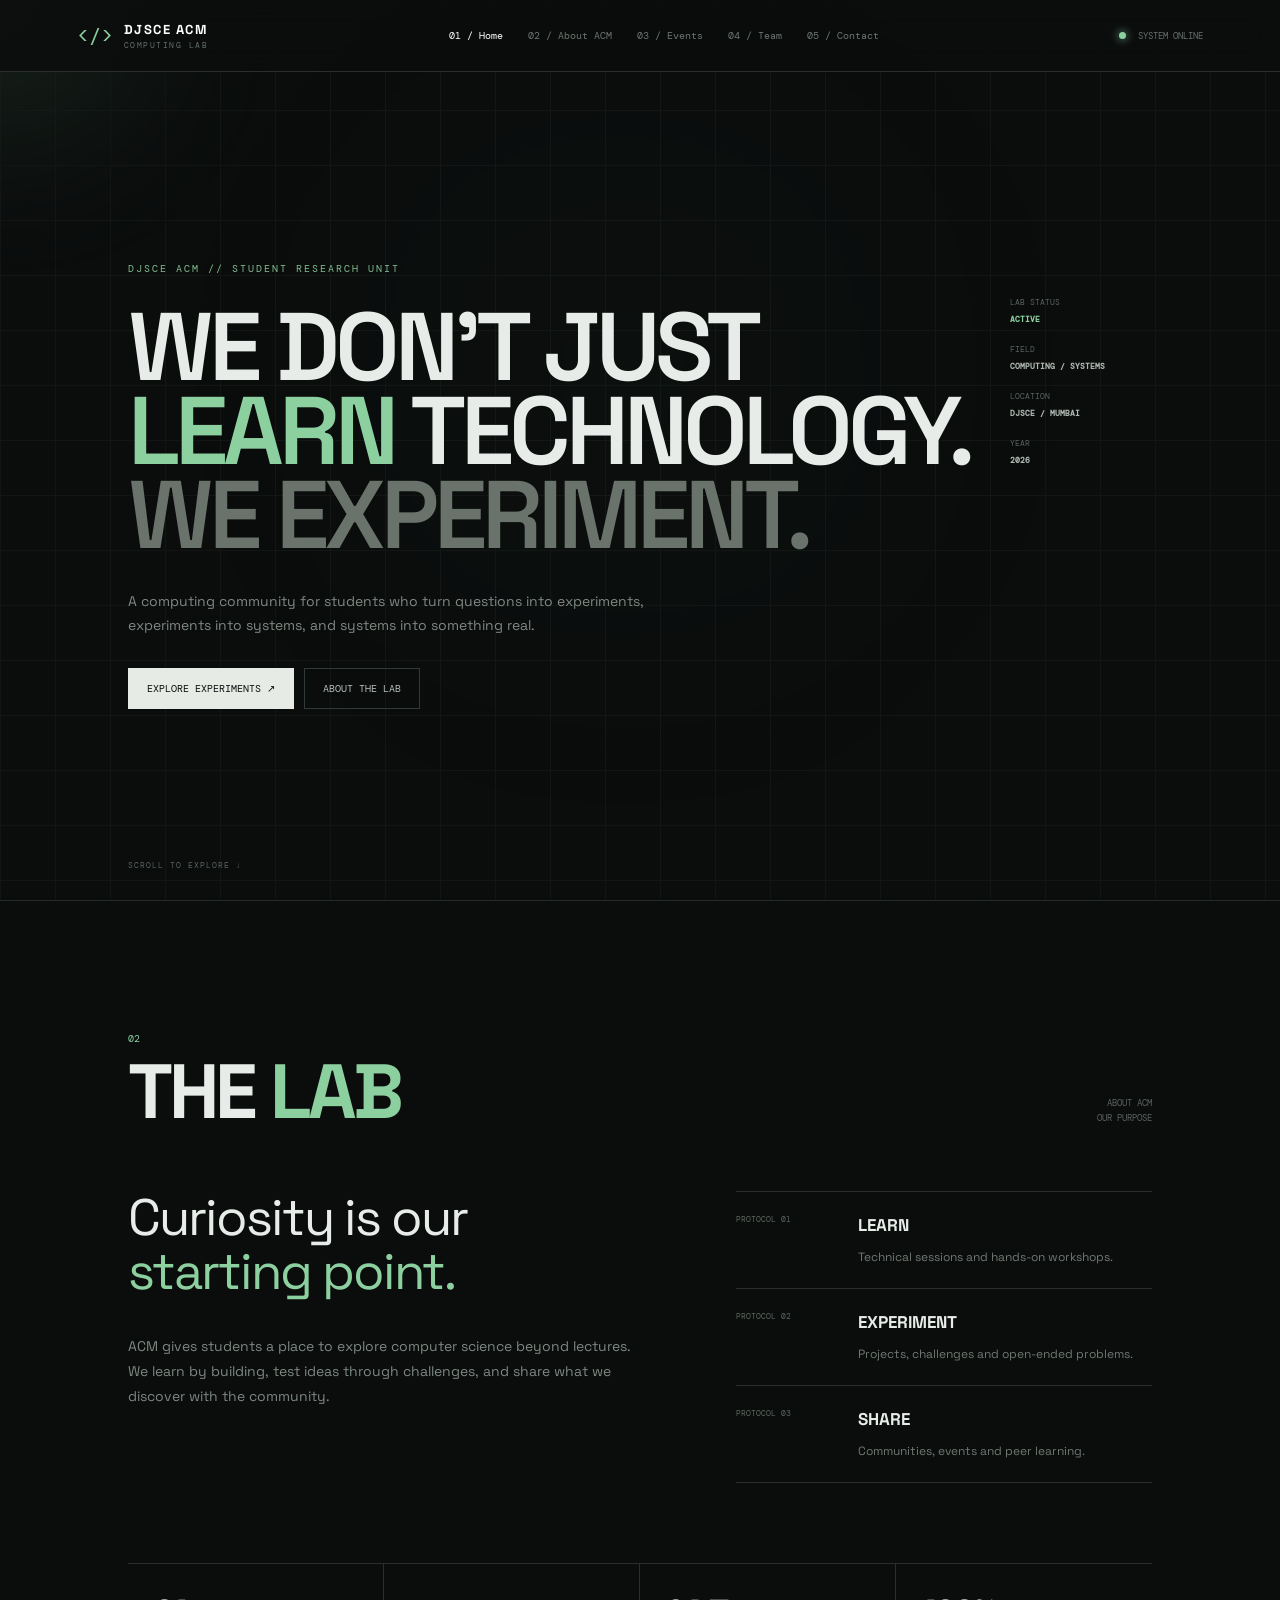
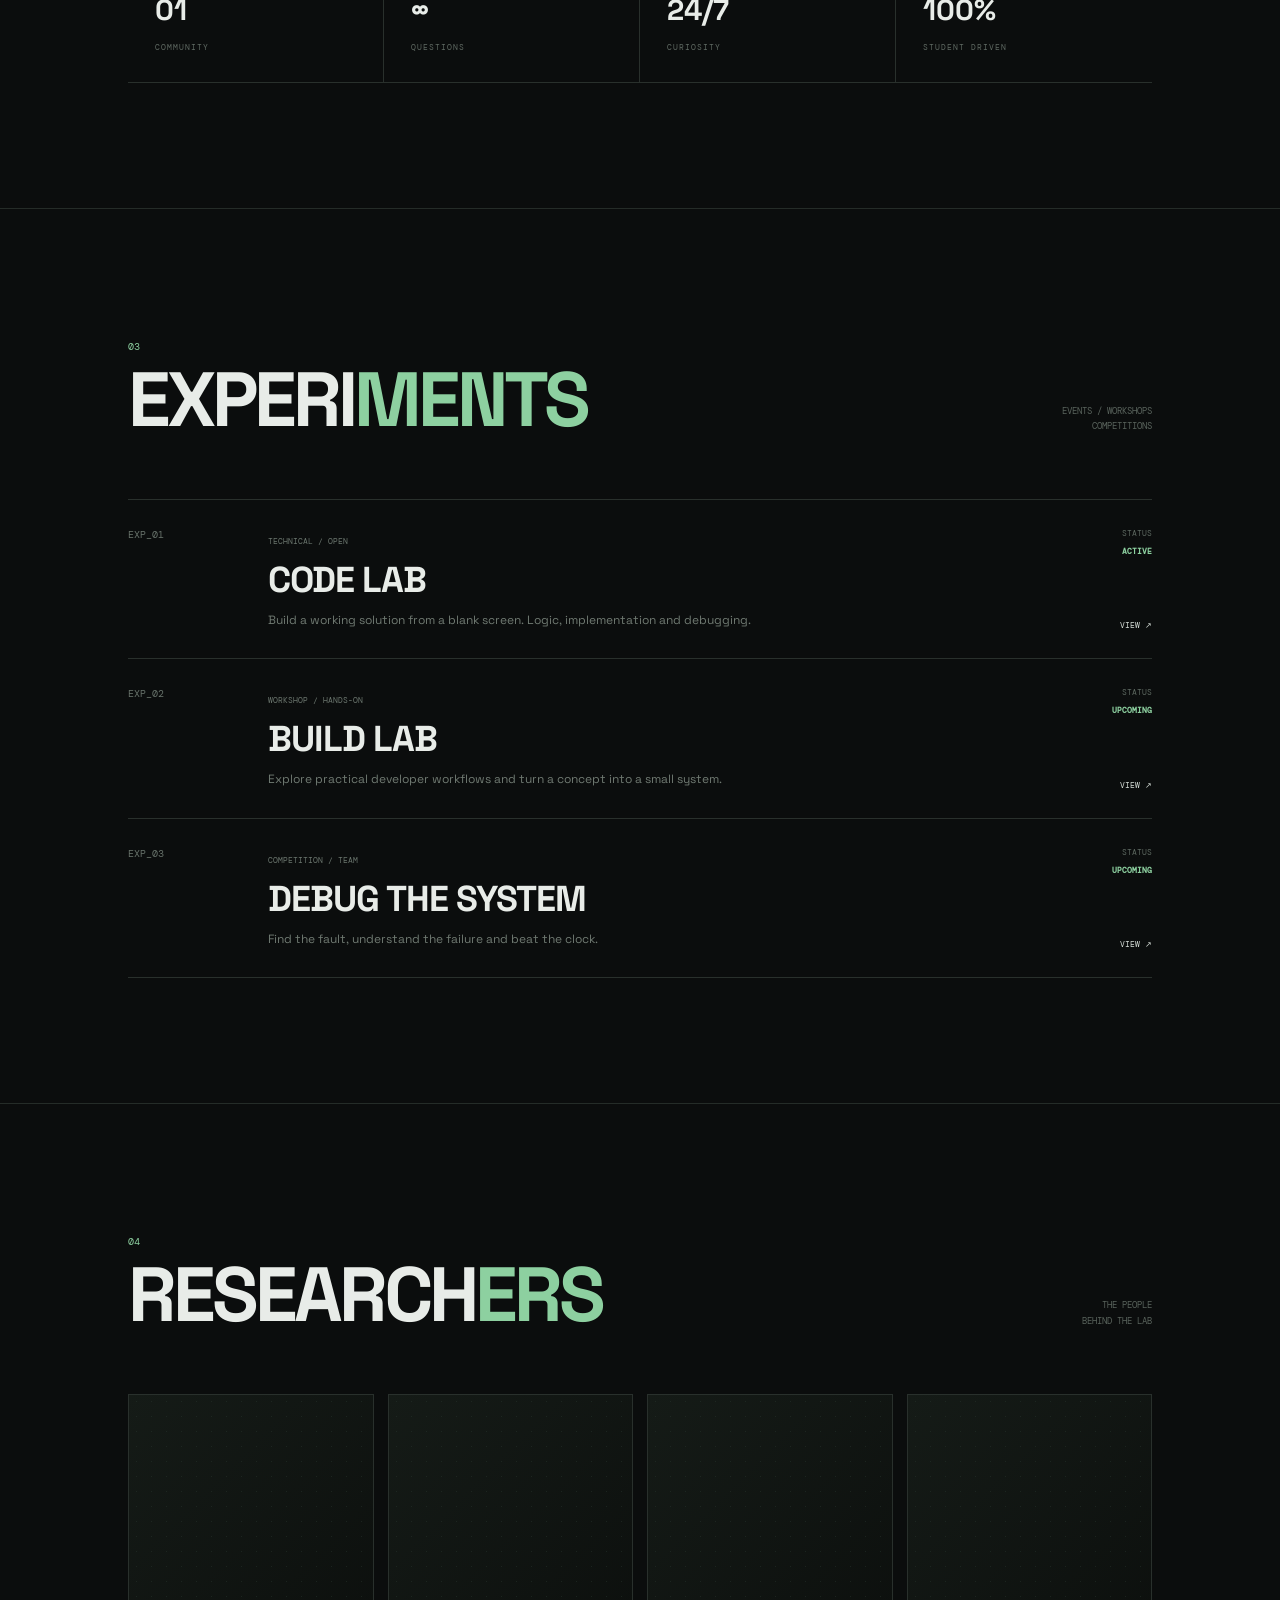
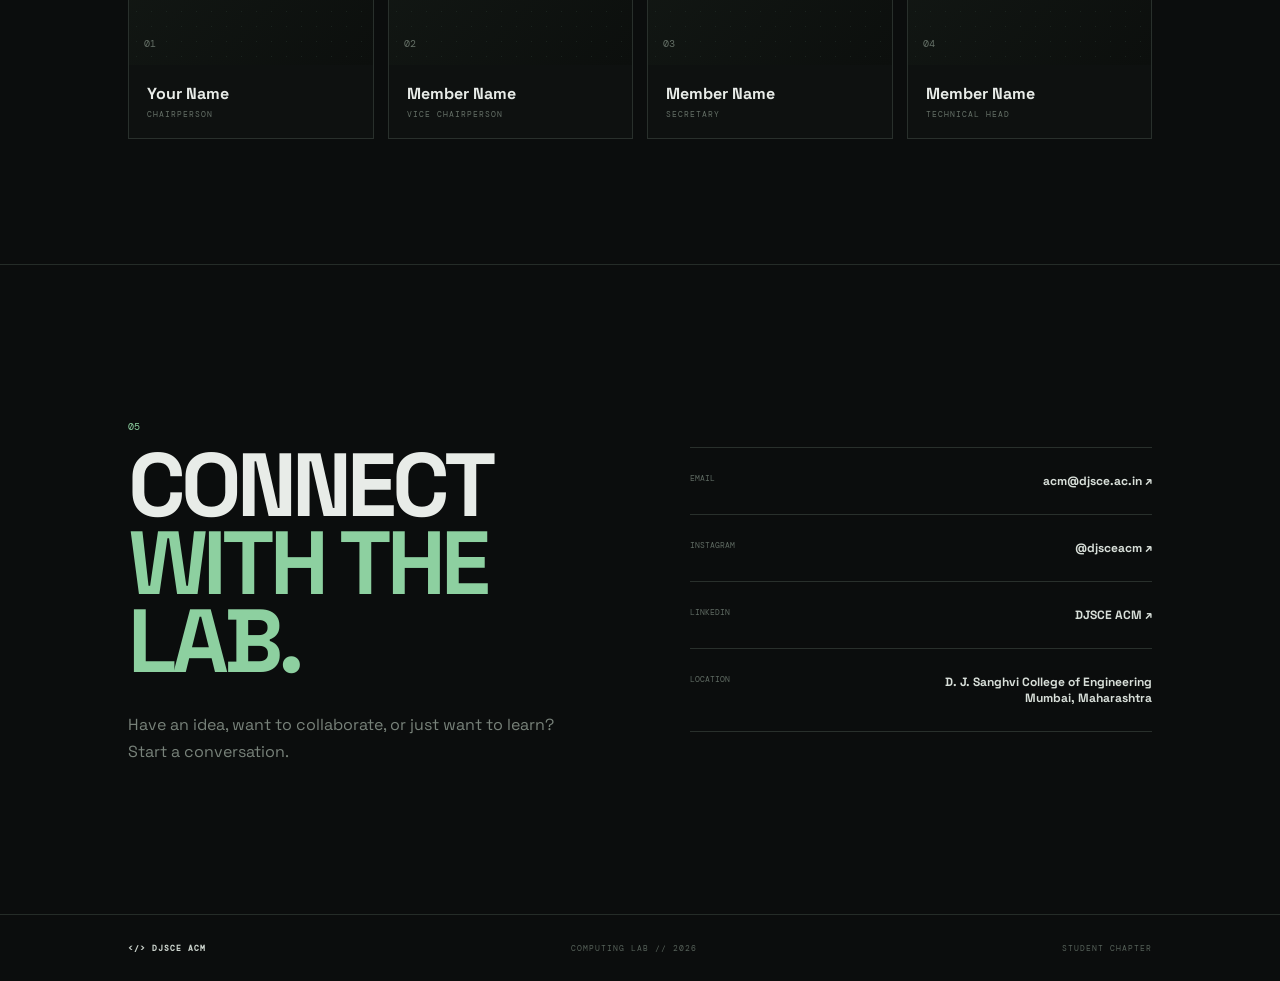
<file: index.html>
<!DOCTYPE html>
<html lang="en">
<head>
  <meta charset="UTF-8">
  <meta name="viewport" content="width=device-width, initial-scale=1.0">
  <title>DJSCE ACM | Computing Lab</title>
  <link rel="stylesheet" href="style.css">
  <link rel="preconnect" href="https://fonts.googleapis.com">
  <link rel="preconnect" href="https://fonts.gstatic.com" crossorigin>
  <link href="https://fonts.googleapis.com/css2?family=DM+Mono:wght@300;400;500&family=Space+Grotesk:wght@400;500;600;700&display=swap" rel="stylesheet">
</head>
<body>
  <div class="cursor-glow"></div>

  <nav class="nav">
    <a class="brand" href="#home">
      <span class="brand-mark">&lt;/&gt;</span>
      <span><b>DJSCE ACM</b><small>COMPUTING LAB</small></span>
    </a>
    <button class="menu" aria-label="Open menu">☰</button>
    <div class="links">
      <a class="active" href="#home">01 / Home</a>
      <a href="#about">02 / About ACM</a>
      <a href="#events">03 / Events</a>
      <a href="#team">04 / Team</a>
      <a href="#contact">05 / Contact</a>
    </div>
    <span class="system"><i></i> SYSTEM ONLINE</span>
  </nav>

  <main>
    <section id="home" class="hero">
      <div class="lab-grid"></div>
      <div class="hero-copy reveal">
        <div class="eyebrow">DJSCE ACM // STUDENT RESEARCH UNIT</div>
        <h1>WE DON'T JUST<br><em>LEARN</em> TECHNOLOGY.<br><strong>WE EXPERIMENT.</strong></h1>
        <p> A computing community for students who turn questions into experiments, experiments into systems, and systems into something real.</p>
        <div class="actions">
          <a class="btn primary" href="#events">EXPLORE EXPERIMENTS ↗</a>
          <a class="btn" href="#about">ABOUT THE LAB</a>
        </div>
      </div>
      <div class="hero-data reveal">
        <span>LAB STATUS</span><b>ACTIVE</b>
        <span>FIELD</span><b>COMPUTING / SYSTEMS</b>
        <span>LOCATION</span><b>DJSCE / MUMBAI</b>
        <span>YEAR</span><b>2026</b>
      </div>
      <div class="scroll">SCROLL TO EXPLORE ↓</div>
    </section>

    <section id="about" class="section">
      <div class="section-head">
        <div><small>02</small><h2>THE <em>LAB</em></h2></div>
        <p>ABOUT ACM<br>OUR PURPOSE</p>
      </div>
      <div class="about-grid">
        <div class="statement">
          <p class="big">Curiosity is our <em>starting point.</em></p>
          <p>ACM gives students a place to explore computer science beyond lectures. We learn by building, test ideas through challenges, and share what we discover with the community.</p>
        </div>
        <div class="protocol">
          <div><span>PROTOCOL 01</span><b>LEARN</b><p>Technical sessions and hands-on workshops.</p></div>
          <div><span>PROTOCOL 02</span><b>EXPERIMENT</b><p>Projects, challenges and open-ended problems.</p></div>
          <div><span>PROTOCOL 03</span><b>SHARE</b><p>Communities, events and peer learning.</p></div>
        </div>
      </div>
      <div class="stats">
        <div><b>01</b><span>COMMUNITY</span></div>
        <div><b>∞</b><span>QUESTIONS</span></div>
        <div><b>24/7</b><span>CURIOSITY</span></div>
        <div><b>100%</b><span>STUDENT DRIVEN</span></div>
      </div>
    </section>

    <section id="events" class="section events">
      <div class="section-head">
        <div><small>03</small><h2>EXPERI<em>MENTS</em></h2></div>
        <p>EVENTS / WORKSHOPS<br>COMPETITIONS</p>
      </div>
      <div class="event-list">
        <article class="event">
          <div class="event-no">EXP_01</div>
          <div class="event-main"><span>TECHNICAL / OPEN</span><h3>CODE LAB</h3><p>Build a working solution from a blank screen. Logic, implementation and debugging.</p></div>
          <div class="event-meta"><span>STATUS</span><b>ACTIVE</b><a href="#">VIEW ↗</a></div>
        </article>
        <article class="event">
          <div class="event-no">EXP_02</div>
          <div class="event-main"><span>WORKSHOP / HANDS-ON</span><h3>BUILD LAB</h3><p>Explore practical developer workflows and turn a concept into a small system.</p></div>
          <div class="event-meta"><span>STATUS</span><b>UPCOMING</b><a href="#">VIEW ↗</a></div>
        </article>
        <article class="event">
          <div class="event-no">EXP_03</div>
          <div class="event-main"><span>COMPETITION / TEAM</span><h3>DEBUG THE SYSTEM</h3><p>Find the fault, understand the failure and beat the clock.</p></div>
          <div class="event-meta"><span>STATUS</span><b>UPCOMING</b><a href="#">VIEW ↗</a></div>
        </article>
      </div>
    </section>

    <section id="team" class="section">
      <div class="section-head">
        <div><small>04</small><h2>RESEARCH<em>ERS</em></h2></div>
        <p>THE PEOPLE<br>BEHIND THE LAB</p>
      </div>
      <div class="team">
        <article><div class="portrait">01</div><h3>Your Name</h3><span>CHAIRPERSON</span></article>
        <article><div class="portrait">02</div><h3>Member Name</h3><span>VICE CHAIRPERSON</span></article>
        <article><div class="portrait">03</div><h3>Member Name</h3><span>SECRETARY</span></article>
        <article><div class="portrait">04</div><h3>Member Name</h3><span>TECHNICAL HEAD</span></article>
      </div>
    </section>

    <section id="contact" class="section contact">
      <div>
        <small>05</small>
        <h2>CONNECT<br><em>WITH THE LAB.</em></h2>
        <p>Have an idea, want to collaborate, or just want to learn? Start a conversation.</p>
      </div>
      <div class="contact-lines">
        <a href="mailto:acm@djsce.ac.in"><span>EMAIL</span><b>acm@djsce.ac.in ↗</b></a>
        <a href="#"><span>INSTAGRAM</span><b>@djsceacm ↗</b></a>
        <a href="#"><span>LINKEDIN</span><b>DJSCE ACM ↗</b></a>
        <div><span>LOCATION</span><b>D. J. Sanghvi College of Engineering<br>Mumbai, Maharashtra</b></div>
      </div>
    </section>
  </main>

  <footer><b>&lt;/&gt; DJSCE ACM</b><span>COMPUTING LAB // 2026</span><span>STUDENT CHAPTER</span></footer>
  <script src="script.js"></script>
</body>
</html>
</file>
<file: style.css>
* {
    box-sizing: border-box;
    margin: 0;
    padding: 0;
}

html {
    scroll-behavior: smooth;
}

body {
    background: #0b0d0d;
    color: #e8ece8;
    font-family: "Space Grotesk", sans-serif;
    overflow-x: hidden;
}

/* =========================
   NAVIGATION
========================= */

.nav {
    height: 72px;
    position: fixed;
    top: 0;
    left: 0;
    width: 100%;
    z-index: 10;
    padding: 0 6%;
    display: flex;
    align-items: center;
    justify-content: space-between;
    background: rgba(11, 13, 13, 0.82);
    backdrop-filter: blur(14px);
    border-bottom: 1px solid #29302c;
}

.brand {
    display: flex;
    align-items: center;
    gap: 11px;
    color: #fff;
    text-decoration: none;
}

.brand-mark {
    font-family: "DM Mono";
    color: #8dd0a0;
    font-size: 20px;
}

.brand b {
    display: block;
    font-size: 13px;
    letter-spacing: 1.5px;
}

.brand small {
    display: block;
    color: #657069;
    font: 8px "DM Mono";
    letter-spacing: 1.5px;
    margin-top: 2px;
}

.links {
    display: flex;
    gap: 25px;
}

.links a {
    color: #6d7770;
    text-decoration: none;
    font: 10px "DM Mono";
    transition: 0.25s;
}

.links a:hover,
.links a.active {
    color: #fff;
}

.system {
    font: 9px "DM Mono";
    color: #66716a;
}

.system i {
    display: inline-block;
    width: 7px;
    height: 7px;
    border-radius: 50%;
    background: #8dd0a0;
    box-shadow: 0 0 10px #8dd0a0;
    margin-right: 7px;
}

.menu {
    display: none;
    background: none;
    border: 0;
    color: white;
    font-size: 22px;
}

/* =========================
   HERO SECTION
========================= */

.hero {
    min-height: 100vh;
    padding: 160px 10% 90px;
    position: relative;
    display: flex;
    align-items: center;
    overflow: hidden;
}

.lab-grid {
    position: absolute;
    inset: 0;
    background-image:
        linear-gradient(#1a211d 1px, transparent 1px),
        linear-gradient(90deg, #1a211d 1px, transparent 1px);
    background-size: 55px 55px;
    opacity: 0.45;
}

.lab-grid:after {
    content: "";
    position: absolute;
    width: 480px;
    height: 480px;
    left: 30%;
    top: 15%;
    background: #54a76d;
    filter: blur(180px);
    opacity: 0.08;
}

.hero-copy {
    position: relative;
    max-width: 900px;
}

.eyebrow {
    font: 10px "DM Mono";
    color: #83bd91;
    letter-spacing: 2px;
    margin-bottom: 30px;
}

.hero h1 {
    font-size: clamp(50px, 7.5vw, 112px);
    line-height: 0.88;
    letter-spacing: -5px;
    font-weight: 600;
}

.hero h1 em,
.section h2 em,
.big em,
.contact h2 em {
    color: #8dd0a0;
    font-style: normal;
}

.hero h1 strong {
    font-weight: 600;
    color: #69736c;
}

.hero-copy > p {
    max-width: 590px;
    color: #7f8982;
    line-height: 1.7;
    margin-top: 32px;
    font-size: 14px;
}

/* =========================
   BUTTONS
========================= */

.actions {
    display: flex;
    gap: 10px;
    margin-top: 30px;
}

.btn {
    padding: 13px 18px;
    border: 1px solid #313a34;
    color: #b7c0ba;
    text-decoration: none;
    font: 10px "DM Mono";
    transition: 0.25s;
}

.btn:hover {
    border-color: #8dd0a0;
    color: #fff;
    transform: translateY(-2px);
}

.btn.primary {
    background: #e6ebe6;
    color: #0b0d0d;
    border-color: #e6ebe6;
}

.btn.primary:hover {
    background: #8dd0a0;
}

/* =========================
   HERO DATA
========================= */

.hero-data {
    position: absolute;
    right: 7%;
    top: 33%;
    width: 180px;
    display: grid;
    grid-template-columns: 1fr;
    gap: 7px;
    font: 8px "DM Mono";
    color: #58625b;
}

.hero-data b {
    color: #aeb7b0;
    margin-bottom: 13px;
}

.hero-data b:first-of-type {
    color: #8dd0a0;
}

.scroll {
    position: absolute;
    bottom: 30px;
    left: 10%;
    font: 8px "DM Mono";
    color: #59635c;
    letter-spacing: 1px;
}

/* =========================
   GENERAL SECTIONS
========================= */

.section {
    padding: 125px 10%;
    border-top: 1px solid #252c28;
}

.section-head {
    display: flex;
    justify-content: space-between;
    align-items: end;
    margin-bottom: 65px;
}

.section-head small,
.contact > div > small {
    font: 10px "DM Mono";
    color: #8dd0a0;
}

.section h2 {
    font-size: clamp(45px, 6vw, 78px);
    line-height: 0.9;
    letter-spacing: -4px;
    margin-top: 10px;
}

.section-head > p {
    text-align: right;
    color: #59635c;
    font: 9px "DM Mono";
    line-height: 1.7;
}

/* =========================
   ABOUT
========================= */

.about-grid {
    display: grid;
    grid-template-columns: 1.1fr 0.9fr;
    gap: 100px;
}

.big {
    font-size: clamp(32px, 4vw, 57px);
    line-height: 1.05;
    letter-spacing: -2px;
    max-width: 700px;
}

.statement > p:last-child {
    max-width: 590px;
    margin-top: 35px;
    color: #7e8881;
    line-height: 1.8;
    font-size: 14px;
}

/* =========================
   PROTOCOL
========================= */

.protocol {
    border-top: 1px solid #29302c;
}

.protocol div {
    padding: 22px 0;
    border-bottom: 1px solid #29302c;
    display: grid;
    grid-template-columns: 110px 1fr;
    gap: 12px;
}

.protocol span {
    font: 8px "DM Mono";
    color: #5d675f;
}

.protocol b {
    font-size: 17px;
}

.protocol p {
    grid-column: 2;
    color: #6e7971;
    font-size: 12px;
    line-height: 1.5;
}

/* =========================
   STATS
========================= */

.stats {
    display: grid;
    grid-template-columns: repeat(4, 1fr);
    margin-top: 80px;
    border-top: 1px solid #29302c;
    border-bottom: 1px solid #29302c;
}

.stats div {
    padding: 27px;
    border-right: 1px solid #29302c;
}

.stats div:last-child {
    border: 0;
}

.stats b {
    display: block;
    font-size: 29px;
    margin-bottom: 6px;
}

.stats span {
    font: 8px "DM Mono";
    color: #606a63;
    letter-spacing: 1px;
}

/* =========================
   EVENTS
========================= */

.event-list {
    border-top: 1px solid #29302c;
}

.event {
    display: grid;
    grid-template-columns: 110px 1fr 180px;
    gap: 30px;
    padding: 28px 0;
    border-bottom: 1px solid #29302c;
    transition: 0.3s;
}

.event:hover {
    padding-left: 10px;
    background: #0f1311;
}

.event-no {
    font: 10px "DM Mono";
    color: #68736b;
}

.event-main > span {
    font: 8px "DM Mono";
    color: #6b766e;
}

.event h3 {
    font-size: 36px;
    letter-spacing: -1px;
    margin: 8px 0;
}

.event p {
    color: #707a72;
    font-size: 12px;
    max-width: 570px;
    line-height: 1.6;
}

.event-meta {
    display: flex;
    flex-direction: column;
    align-items: flex-end;
    gap: 8px;
    font: 8px "DM Mono";
    color: #5e6961;
}

.event-meta b {
    color: #8dd0a0;
}

.event-meta a {
    color: #d6ddd7;
    text-decoration: none;
    margin-top: auto;
}

/* =========================
   TEAM
========================= */

.team {
    display: grid;
    grid-template-columns: repeat(4, 1fr);
    gap: 14px;
}

.team article {
    border: 1px solid #29302c;
    background: #0e1110;
}

.portrait {
    height: 270px;
    display: flex;
    align-items: flex-end;
    padding: 15px;
    font: 10px "DM Mono";
    color: #657067;

    background:
        radial-gradient(
            circle at 50% 45%,
            #26342b 0 2%,
            transparent 2.5%
        ),
        linear-gradient(135deg, #151b17, #0c0f0d);

    background-size: 15px 15px, 100% 100%;
}

.team h3 {
    padding: 18px 18px 5px;
    font-size: 16px;
}

.team span {
    display: block;
    padding: 0 18px 19px;
    color: #657067;
    font: 8px "DM Mono";
    letter-spacing: 1px;
}

/* =========================
   CONTACT
========================= */

.contact {
    display: grid;
    grid-template-columns: 1fr 1fr;
    gap: 100px;
    min-height: 650px;
    align-items: center;
}

.contact h2 {
    font-size: clamp(55px, 7vw, 100px);
    line-height: 0.87;
    letter-spacing: -5px;
    margin-top: 12px;
}

.contact > div > p {
    max-width: 480px;
    color: #78827a;
    line-height: 1.7;
    margin-top: 30px;
}

.contact-lines {
    border-top: 1px solid #29302c;
}

.contact-lines > a,
.contact-lines > div {
    display: flex;
    justify-content: space-between;
    gap: 25px;
    padding: 25px 0;
    border-bottom: 1px solid #29302c;
    text-decoration: none;
}

.contact-lines span {
    font: 8px "DM Mono";
    color: #5f6a62;
}

.contact-lines b {
    font-size: 12px;
    color: #d8dfd9;
    text-align: right;
}

.contact-lines a:hover b {
    color: #8dd0a0;
}

/* =========================
   FOOTER
========================= */

footer {
    padding: 28px 10%;
    border-top: 1px solid #252c28;
    display: flex;
    justify-content: space-between;
    font: 8px "DM Mono";
    color: #566159;
    letter-spacing: 1px;
}

footer b {
    color: #cdd5ce;
}

/* =========================
   ANIMATIONS
========================= */

.reveal {
    opacity: 0;
    transform: translateY(20px);
    transition: 0.7s;
}

.reveal.show {
    opacity: 1;
    transform: none;
}

.cursor-glow {
    position: fixed;
    width: 260px;
    height: 260px;
    border-radius: 50%;
    pointer-events: none;
    background: #6fbd8120;
    filter: blur(80px);
    transform: translate(-50%, -50%);
    z-index: 0;
}

/* =========================
   TABLET / MOBILE
========================= */

@media (max-width: 900px) {

    .links {
        position: fixed;
        right: -100%;
        top: 72px;
        width: 100%;
        height: calc(100vh - 72px);
        background: #0b0d0d;
        flex-direction: column;
        justify-content: center;
        align-items: center;
        transition: 0.35s;
    }

    .links.show {
        right: 0;
    }

    .links a {
        font-size: 14px;
    }

    .menu {
        display: block;
    }

    .system {
        display: none;
    }

    .hero {
        padding: 140px 7% 90px;
    }

    .hero-data {
        display: none;
    }

    .section {
        padding: 90px 7%;
    }

    .section-head {
        align-items: flex-start;
        flex-direction: column;
        gap: 25px;
    }

    .section-head > p {
        text-align: left;
    }

    .about-grid,
    .contact {
        grid-template-columns: 1fr;
        gap: 55px;
    }

    .stats {
        grid-template-columns: repeat(2, 1fr);
    }

    .stats div:nth-child(2) {
        border-right: 0;
    }

    .stats div:nth-child(n + 3) {
        border-top: 1px solid #29302c;
    }

    .event {
        grid-template-columns: 70px 1fr;
    }

    .event-meta {
        grid-column: 2;
        align-items: flex-start;
        flex-direction: row;
    }

    .team {
        grid-template-columns: repeat(2, 1fr);
    }
}

/* =========================
   SMALL MOBILE
========================= */

@media (max-width: 520px) {

    .hero h1 {
        font-size: 53px;
        letter-spacing: -3px;
    }

    .actions {
        flex-direction: column;
    }

    .btn {
        text-align: center;
    }

    .stats,
    .team {
        grid-template-columns: 1fr;
    }

    .stats div {
        border-right: 0;
        border-bottom: 1px solid #29302c;
    }

    .stats div:last-child {
        border-bottom: 0;
    }

    .event {
        grid-template-columns: 1fr;
        gap: 15px;
    }

    .event-meta {
        grid-column: 1;
    }

    .section h2 {
        letter-spacing: -3px;
    }

    footer {
        flex-direction: column;
        gap: 12px;
    }
}
</file>
